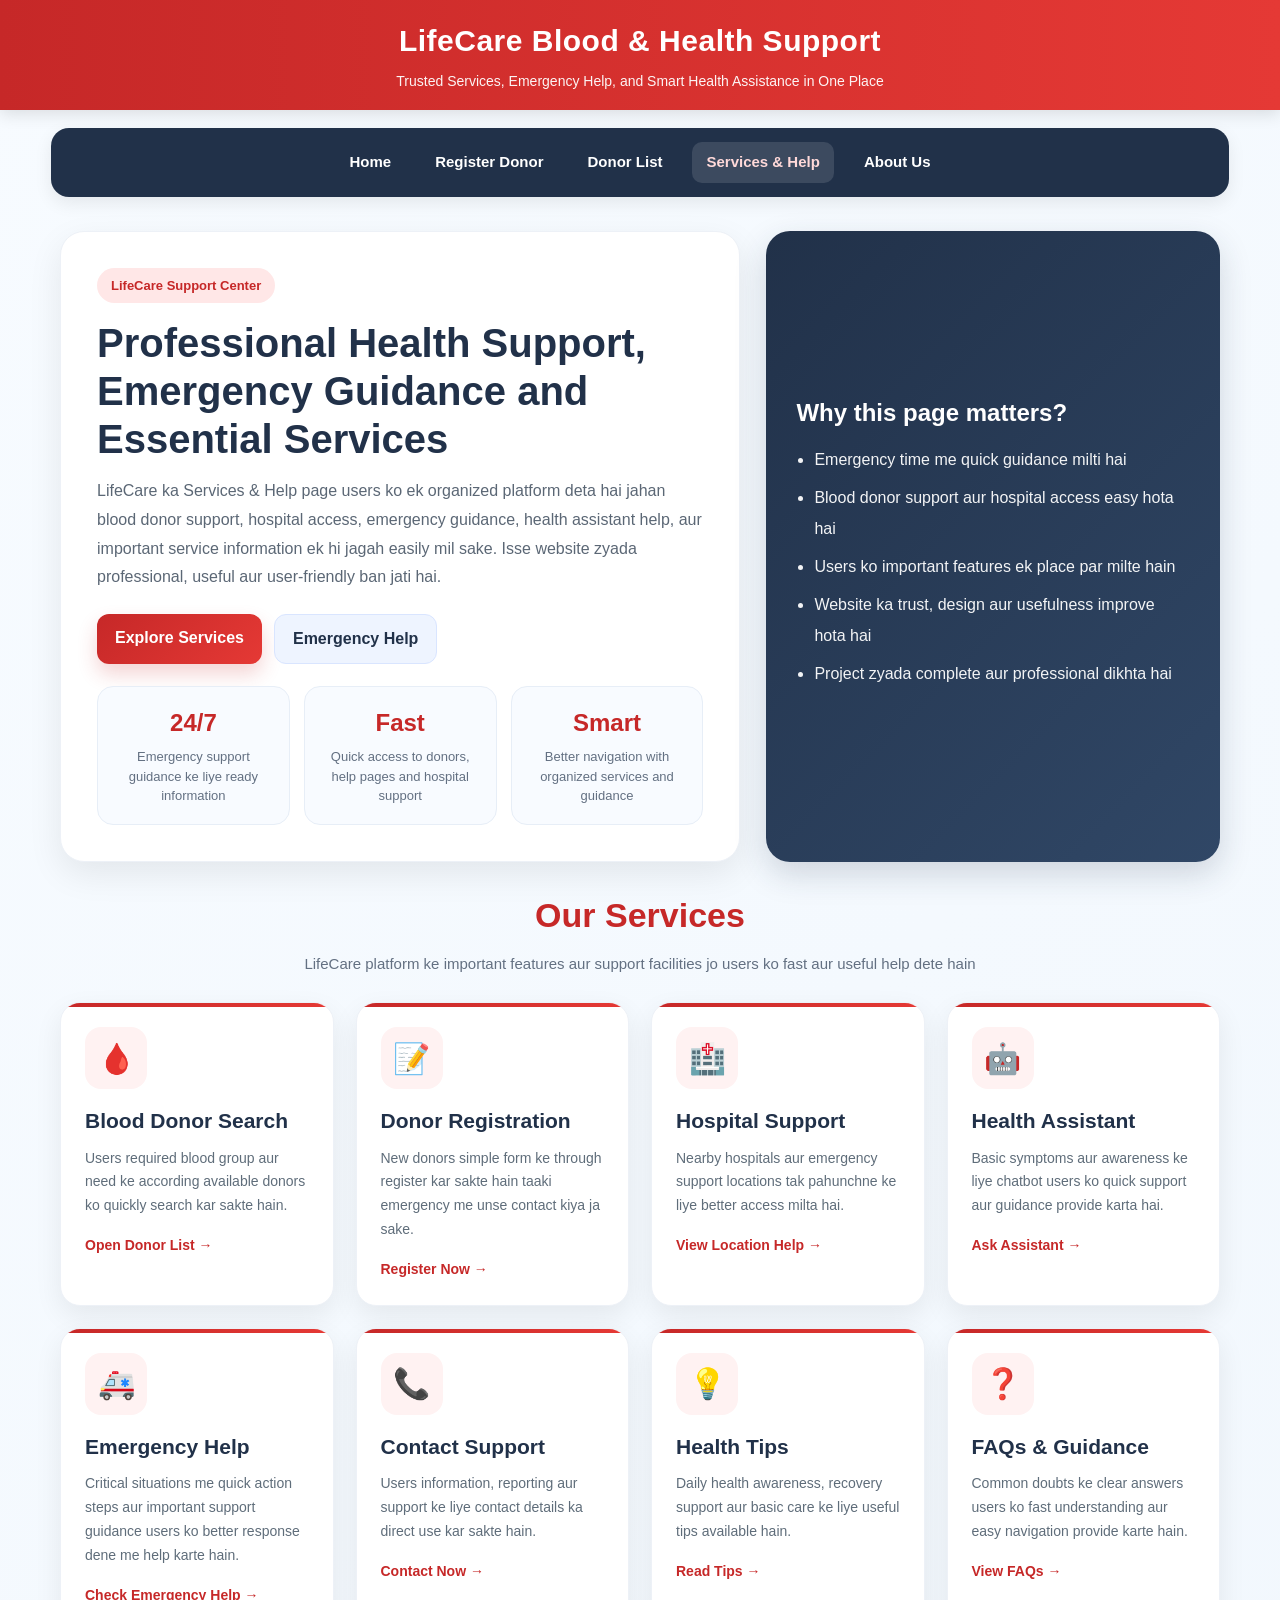
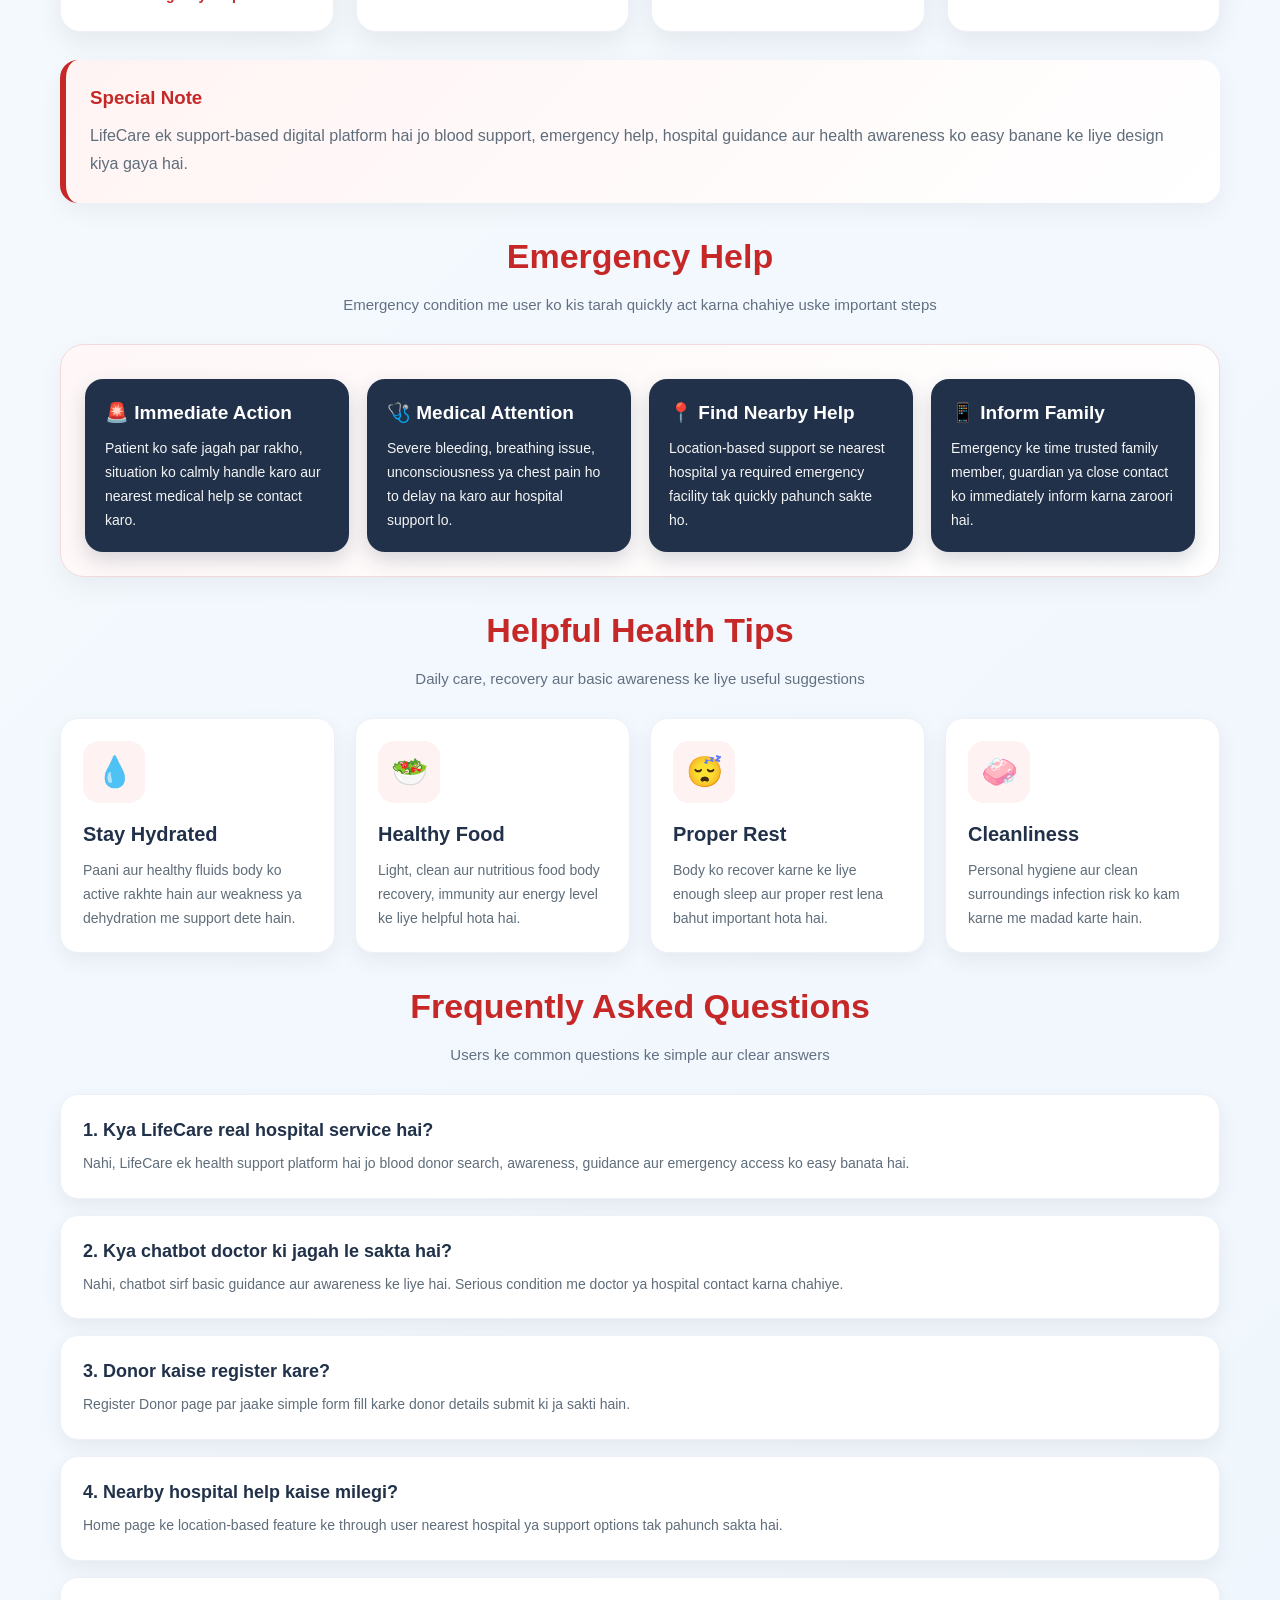
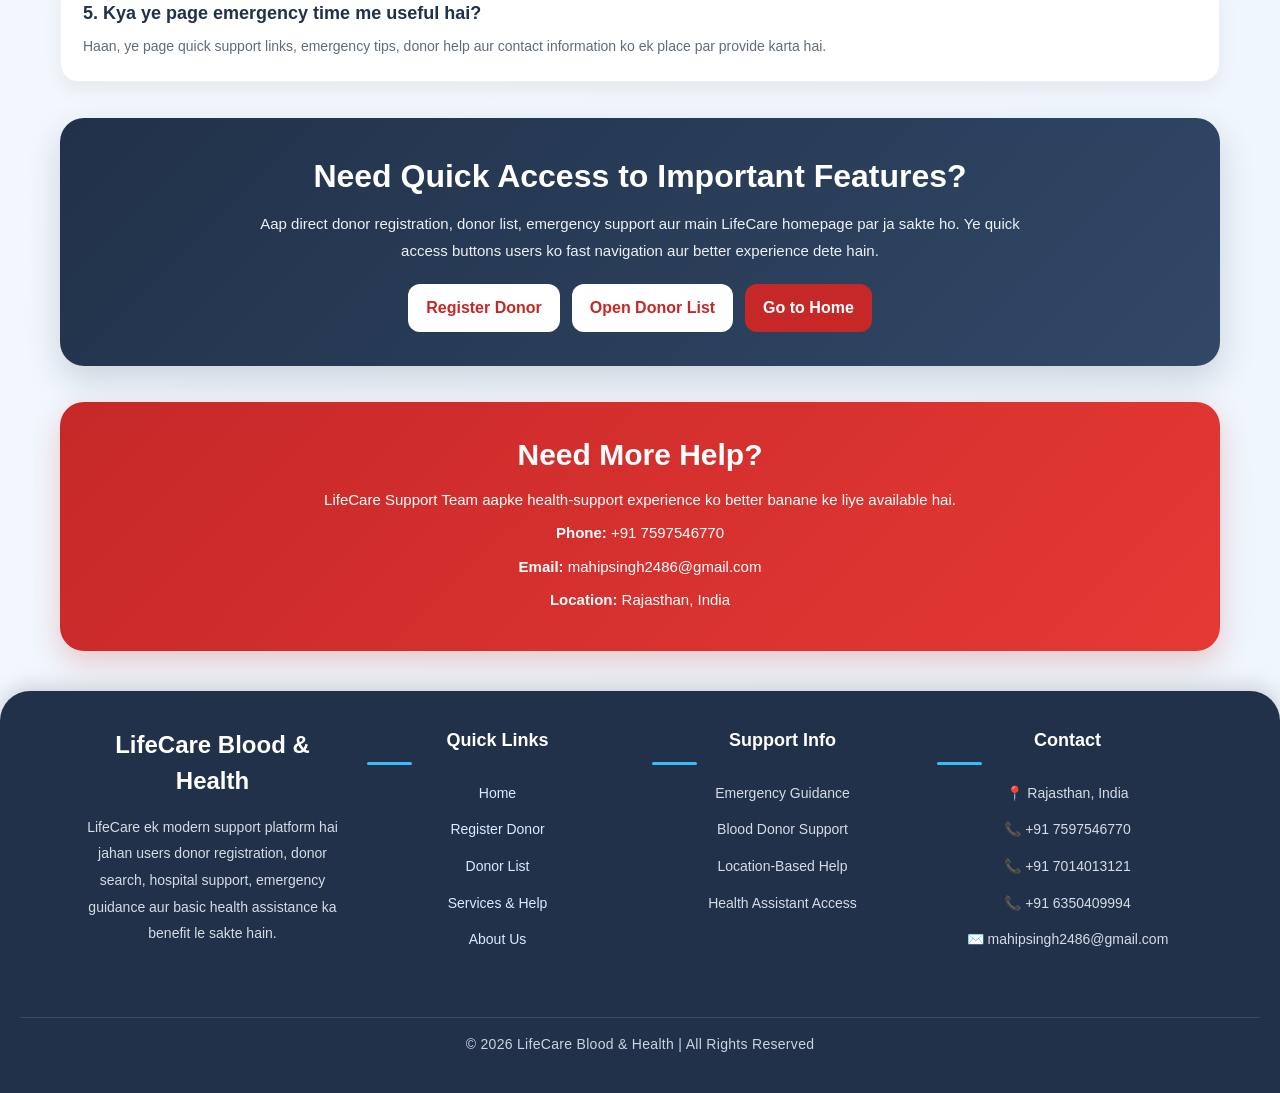
<file: services-help.html>
<!DOCTYPE html>
<html lang="en">
<head>
  <meta charset="UTF-8" />
  <meta name="viewport" content="width=device-width, initial-scale=1.0" />
  <title>Services & Help - LifeCare</title>
  <link rel="stylesheet" href="style.css" />

  <style>
    * {
      box-sizing: border-box;
    }

    html {
      scroll-behavior: smooth;
    }

    body {
      margin: 0;
      font-family: Arial, sans-serif;
      background: linear-gradient(135deg, #f7fbff, #eef5fc);
      color: #1f2d3d;
    }

    .topbar {
      background: linear-gradient(90deg, #c62828, #e53935);
      color: white;
      padding: 18px 20px;
      text-align: center;
      box-shadow: 0 4px 16px rgba(0,0,0,0.12);
    }

    .topbar h1 {
      margin: 0;
      font-size: 30px;
      letter-spacing: 0.5px;
    }

    .topbar p {
      margin: 8px 0 0;
      font-size: 14px;
      opacity: 0.95;
    }

    .navbar {
      background: #213149;
      display: flex;
      justify-content: center;
      flex-wrap: wrap;
      gap: 16px;
      padding: 14px 18px;
      position: sticky;
      top: 0;
      z-index: 1000;
      box-shadow: 0 6px 18px rgba(0,0,0,0.08);
    }

    .navbar a {
      color: #fff;
      text-decoration: none;
      font-weight: bold;
      font-size: 15px;
      transition: 0.3s ease;
      padding: 9px 14px;
      border-radius: 10px;
    }

    .navbar a:hover,
    .navbar a.active {
      background: rgba(255,255,255,0.12);
      color: #ffd9d9;
    }

    .hero {
      max-width: 1200px;
      margin: 34px auto 24px;
      padding: 0 20px;
      display: grid;
      grid-template-columns: 1.2fr 0.8fr;
      gap: 26px;
      align-items: stretch;
    }

    .hero-content {
      background: white;
      border-radius: 24px;
      padding: 36px;
      box-shadow: 0 12px 34px rgba(0,0,0,0.08);
      border: 1px solid #edf1f7;
    }

    .hero-badge {
      display: inline-block;
      background: #ffe7e7;
      color: #c62828;
      padding: 8px 14px;
      border-radius: 999px;
      font-size: 13px;
      font-weight: bold;
      margin-bottom: 16px;
    }

    .hero-content h2 {
      margin: 0 0 14px;
      font-size: 40px;
      color: #213149;
      line-height: 1.2;
    }

    .hero-content p {
      margin: 0 0 22px;
      color: #5b6775;
      font-size: 16px;
      line-height: 1.8;
    }

    .hero-buttons {
      display: flex;
      flex-wrap: wrap;
      gap: 12px;
      margin-bottom: 22px;
    }

    .hero-buttons a {
      text-decoration: none;
      padding: 12px 18px;
      border-radius: 12px;
      font-weight: bold;
      transition: 0.3s ease;
      display: inline-block;
    }

    .btn-primary {
      background: linear-gradient(135deg, #c62828, #e53935);
      color: white;
      box-shadow: 0 10px 20px rgba(198,40,40,0.2);
    }

    .btn-primary:hover {
      transform: translateY(-2px);
    }

    .btn-secondary {
      background: #eef4ff;
      color: #213149;
      border: 1px solid #d9e5ff;
    }

    .btn-secondary:hover {
      background: #dfeaff;
    }

    .hero-stats {
      display: grid;
      grid-template-columns: repeat(3, 1fr);
      gap: 14px;
      margin-top: 10px;
    }

    .stat-box {
      background: #f8fbff;
      border: 1px solid #e7eef7;
      border-radius: 16px;
      padding: 18px 14px;
      text-align: center;
    }

    .stat-box h3 {
      margin: 0 0 6px;
      color: #c62828;
      font-size: 24px;
    }

    .stat-box p {
      margin: 0;
      font-size: 13px;
      color: #637082;
      line-height: 1.5;
    }

    .hero-side {
      background: linear-gradient(135deg, #213149, #304766);
      color: white;
      border-radius: 24px;
      padding: 30px;
      box-shadow: 0 12px 32px rgba(33,49,73,0.18);
      display: flex;
      flex-direction: column;
      justify-content: center;
    }

    .hero-side h3 {
      margin-top: 0;
      font-size: 24px;
      margin-bottom: 14px;
    }

    .hero-side ul {
      padding-left: 18px;
      line-height: 1.9;
      margin: 0;
    }

    .hero-side li {
      margin-bottom: 8px;
      color: rgba(255,255,255,0.94);
    }

    .section {
      max-width: 1200px;
      margin: 28px auto;
      padding: 0 20px;
    }

    .section-title {
      text-align: center;
      margin-bottom: 26px;
    }

    .section-title h2 {
      margin: 0;
      color: #c62828;
      font-size: 34px;
    }

    .section-title p {
      color: #637082;
      margin-top: 10px;
      font-size: 15px;
      line-height: 1.7;
    }

    .service-grid {
      display: grid;
      grid-template-columns: repeat(auto-fit, minmax(250px, 1fr));
      gap: 22px;
    }

    .service-card {
      background: white;
      border-radius: 20px;
      padding: 24px;
      box-shadow: 0 10px 28px rgba(0,0,0,0.07);
      transition: 0.3s ease;
      border: 1px solid #edf1f7;
      position: relative;
      overflow: hidden;
    }

    .service-card::before {
      content: "";
      position: absolute;
      top: 0;
      left: 0;
      width: 100%;
      height: 4px;
      background: linear-gradient(90deg, #c62828, #e53935);
    }

    .service-card:hover {
      transform: translateY(-6px);
      box-shadow: 0 14px 30px rgba(0,0,0,0.12);
    }

    .service-icon {
      width: 62px;
      height: 62px;
      border-radius: 16px;
      display: flex;
      align-items: center;
      justify-content: center;
      background: #fff2f2;
      font-size: 30px;
      margin-bottom: 16px;
    }

    .service-card h3 {
      margin: 0 0 10px;
      color: #213149;
      font-size: 21px;
    }

    .service-card p {
      margin: 0 0 15px;
      color: #5f6d7a;
      line-height: 1.7;
      font-size: 14px;
    }

    .service-card a {
      text-decoration: none;
      color: #c62828;
      font-weight: bold;
      font-size: 14px;
    }

    .highlight-box {
      margin-top: 28px;
      background: linear-gradient(135deg, #fff4f4, #fff);
      border-left: 6px solid #c62828;
      padding: 24px;
      border-radius: 18px;
      box-shadow: 0 8px 24px rgba(0,0,0,0.05);
    }

    .highlight-box h3 {
      margin-top: 0;
      color: #c62828;
      margin-bottom: 10px;
    }

    .highlight-box p {
      margin: 0;
      color: #5f6d7a;
      line-height: 1.8;
    }

    .emergency-wrapper {
      background: linear-gradient(135deg, #fff7f7, #ffffff);
      border: 1px solid #f3dada;
      border-radius: 24px;
      padding: 24px;
      box-shadow: 0 10px 26px rgba(0,0,0,0.05);
    }

    .emergency-grid {
      display: grid;
      grid-template-columns: repeat(auto-fit, minmax(220px, 1fr));
      gap: 18px;
      margin-top: 10px;
    }

    .emergency-card {
      background: #213149;
      color: white;
      border-radius: 18px;
      padding: 20px;
      box-shadow: 0 8px 20px rgba(33,49,73,0.18);
    }

    .emergency-card h4 {
      margin-top: 0;
      margin-bottom: 10px;
      font-size: 19px;
    }

    .emergency-card p {
      margin: 0;
      line-height: 1.7;
      font-size: 14px;
      opacity: 0.95;
    }

    .tips-grid {
      display: grid;
      grid-template-columns: repeat(auto-fit, minmax(240px, 1fr));
      gap: 20px;
    }

    .tip-card {
      background: white;
      border-radius: 18px;
      padding: 22px;
      border: 1px solid #edf1f7;
      box-shadow: 0 8px 22px rgba(0,0,0,0.06);
    }

    .tip-card h3 {
      margin: 12px 0 10px;
      color: #213149;
      font-size: 20px;
    }

    .tip-card p {
      margin: 0;
      color: #5f6d7a;
      line-height: 1.7;
      font-size: 14px;
    }

    .faq-container {
      display: grid;
      gap: 16px;
    }

    .faq-item {
      background: white;
      border-radius: 18px;
      padding: 22px;
      box-shadow: 0 8px 20px rgba(0,0,0,0.06);
      border: 1px solid #edf1f7;
    }

    .faq-item h4 {
      margin: 0 0 8px;
      color: #213149;
      font-size: 18px;
    }

    .faq-item p {
      margin: 0;
      color: #5f6d7a;
      line-height: 1.7;
      font-size: 14px;
    }

    .cta-section {
      max-width: 1200px;
      margin: 36px auto;
      padding: 0 20px;
    }

    .cta-card {
      background: linear-gradient(135deg, #213149, #314867);
      color: white;
      border-radius: 24px;
      padding: 34px 28px;
      text-align: center;
      box-shadow: 0 14px 34px rgba(33,49,73,0.18);
    }

    .cta-card h2 {
      margin-top: 0;
      font-size: 32px;
      margin-bottom: 10px;
    }

    .cta-card p {
      margin: 0 auto 20px;
      max-width: 760px;
      font-size: 15px;
      line-height: 1.8;
      color: rgba(255,255,255,0.92);
    }

    .cta-buttons {
      display: flex;
      justify-content: center;
      flex-wrap: wrap;
      gap: 12px;
    }

    .cta-buttons a {
      text-decoration: none;
      padding: 12px 18px;
      border-radius: 12px;
      font-weight: bold;
      transition: 0.3s ease;
    }

    .cta-light {
      background: white;
      color: #c62828;
    }

    .cta-light:hover {
      transform: translateY(-2px);
    }

    .cta-red {
      background: #c62828;
      color: white;
    }

    .cta-red:hover {
      transform: translateY(-2px);
    }

    .contact-strip {
      max-width: 1200px;
      margin: 35px auto;
      padding: 0 20px;
    }

    .contact-card {
      background: linear-gradient(135deg, #c62828, #e53935);
      color: white;
      border-radius: 24px;
      padding: 30px;
      text-align: center;
      box-shadow: 0 12px 30px rgba(198,40,40,0.22);
    }

    .contact-card h2 {
      margin-top: 0;
      font-size: 30px;
      margin-bottom: 10px;
    }

    .contact-card p {
      margin: 8px 0;
      font-size: 15px;
      line-height: 1.7;
    }

    .footer {
      background: #213149;
      color: white;
      margin-top: 40px;
      padding: 36px 20px 20px;
    }

    .footer-container {
      max-width: 1200px;
      margin: auto;
      display: grid;
      grid-template-columns: repeat(auto-fit, minmax(220px, 1fr));
      gap: 24px;
    }

    .footer-box h2,
    .footer-box h3 {
      margin-top: 0;
      color: #fff;
    }

    .footer-box p,
    .footer-box li,
    .footer-box a {
      color: #d6dce5;
      font-size: 14px;
      line-height: 1.9;
      text-decoration: none;
    }

    .footer-box ul {
      list-style: none;
      padding: 0;
      margin: 0;
    }

    .footer-box a:hover {
      color: #ffb7b7;
    }

    .footer-bottom {
      text-align: center;
      border-top: 1px solid rgba(255,255,255,0.12);
      margin-top: 24px;
      padding-top: 16px;
      font-size: 14px;
      color: #d6dce5;
    }

    @media (max-width: 900px) {
      .hero {
        grid-template-columns: 1fr;
      }

      .hero-content h2 {
        font-size: 31px;
      }

      .hero-stats {
        grid-template-columns: 1fr;
      }
    }

    @media (max-width: 600px) {
      .topbar h1 {
        font-size: 24px;
      }

      .hero-content,
      .hero-side,
      .service-card,
      .faq-item,
      .contact-card,
      .cta-card {
        padding: 20px;
      }

      .hero-content h2 {
        font-size: 26px;
      }

      .section-title h2 {
        font-size: 28px;
      }

      .cta-card h2 {
        font-size: 26px;
      }
    }
  </style>
</head>
<body>

  <header class="topbar">
    <h1>LifeCare Blood & Health Support</h1>
    <p>Trusted Services, Emergency Help, and Smart Health Assistance in One Place</p>
  </header>

  <nav class="navbar">
    <a href="home.html">Home</a>
    <a href="register.html">Register Donor</a>
    <a href="donor.html">Donor List</a>
    <a href="services-help.html" class="active">Services & Help</a>
    <a href="about.html">About Us</a>
  </nav>

  <section class="hero">
    <div class="hero-content">
      <span class="hero-badge">LifeCare Support Center</span>
      <h2>Professional Health Support, Emergency Guidance and Essential Services</h2>
      <p>
        LifeCare ka Services & Help page users ko ek organized platform deta hai jahan blood donor support,
        hospital access, emergency guidance, health assistant help, aur important service information ek hi
        jagah easily mil sake. Isse website zyada professional, useful aur user-friendly ban jati hai.
      </p>

      <div class="hero-buttons">
        <a href="#services" class="btn-primary">Explore Services</a>
        <a href="#emergency" class="btn-secondary">Emergency Help</a>
      </div>

      <div class="hero-stats">
        <div class="stat-box">
          <h3>24/7</h3>
          <p>Emergency support guidance ke liye ready information</p>
        </div>
        <div class="stat-box">
          <h3>Fast</h3>
          <p>Quick access to donors, help pages and hospital support</p>
        </div>
        <div class="stat-box">
          <h3>Smart</h3>
          <p>Better navigation with organized services and guidance</p>
        </div>
      </div>
    </div>

    <div class="hero-side">
      <h3>Why this page matters?</h3>
      <ul>
        <li>Emergency time me quick guidance milti hai</li>
        <li>Blood donor support aur hospital access easy hota hai</li>
        <li>Users ko important features ek place par milte hain</li>
        <li>Website ka trust, design aur usefulness improve hota hai</li>
        <li>Project zyada complete aur professional dikhta hai</li>
      </ul>
    </div>
  </section>

  <section class="section" id="services">
    <div class="section-title">
      <h2>Our Services</h2>
      <p>LifeCare platform ke important features aur support facilities jo users ko fast aur useful help dete hain</p>
    </div>

    <div class="service-grid">
      <div class="service-card">
        <div class="service-icon">🩸</div>
        <h3>Blood Donor Search</h3>
        <p>Users required blood group aur need ke according available donors ko quickly search kar sakte hain.</p>
        <a href="donor.html">Open Donor List →</a>
      </div>

      <div class="service-card">
        <div class="service-icon">📝</div>
        <h3>Donor Registration</h3>
        <p>New donors simple form ke through register kar sakte hain taaki emergency me unse contact kiya ja sake.</p>
        <a href="register.html">Register Now →</a>
      </div>

      <div class="service-card">
        <div class="service-icon">🏥</div>
        <h3>Hospital Support</h3>
        <p>Nearby hospitals aur emergency support locations tak pahunchne ke liye better access milta hai.</p>
        <a href="home.html#location">View Location Help →</a>
      </div>

      <div class="service-card">
        <div class="service-icon">🤖</div>
        <h3>Health Assistant</h3>
        <p>Basic symptoms aur awareness ke liye chatbot users ko quick support aur guidance provide karta hai.</p>
        <a href="home.html#chat">Ask Assistant →</a>
      </div>

      <div class="service-card">
        <div class="service-icon">🚑</div>
        <h3>Emergency Help</h3>
        <p>Critical situations me quick action steps aur important support guidance users ko better response dene me help karte hain.</p>
        <a href="#emergency">Check Emergency Help →</a>
      </div>

      <div class="service-card">
        <div class="service-icon">📞</div>
        <h3>Contact Support</h3>
        <p>Users information, reporting aur support ke liye contact details ka direct use kar sakte hain.</p>
        <a href="#contact">Contact Now →</a>
      </div>

      <div class="service-card">
        <div class="service-icon">💡</div>
        <h3>Health Tips</h3>
        <p>Daily health awareness, recovery support aur basic care ke liye useful tips available hain.</p>
        <a href="#tips">Read Tips →</a>
      </div>

      <div class="service-card">
        <div class="service-icon">❓</div>
        <h3>FAQs & Guidance</h3>
        <p>Common doubts ke clear answers users ko fast understanding aur easy navigation provide karte hain.</p>
        <a href="#faq">View FAQs →</a>
      </div>
    </div>

    <div class="highlight-box">
      <h3>Special Note</h3>
      <p>
        LifeCare ek support-based digital platform hai jo blood support, emergency help, hospital guidance aur health awareness ko easy banane ke liye design kiya gaya hai.
      </p>
    </div>
  </section>

  <section class="section" id="emergency">
    <div class="section-title">
      <h2>Emergency Help</h2>
      <p>Emergency condition me user ko kis tarah quickly act karna chahiye uske important steps</p>
    </div>

    <div class="emergency-wrapper">
      <div class="emergency-grid">
        <div class="emergency-card">
          <h4>🚨 Immediate Action</h4>
          <p>Patient ko safe jagah par rakho, situation ko calmly handle karo aur nearest medical help se contact karo.</p>
        </div>

        <div class="emergency-card">
          <h4>🩺 Medical Attention</h4>
          <p>Severe bleeding, breathing issue, unconsciousness ya chest pain ho to delay na karo aur hospital support lo.</p>
        </div>

        <div class="emergency-card">
          <h4>📍 Find Nearby Help</h4>
          <p>Location-based support se nearest hospital ya required emergency facility tak quickly pahunch sakte ho.</p>
        </div>

        <div class="emergency-card">
          <h4>📱 Inform Family</h4>
          <p>Emergency ke time trusted family member, guardian ya close contact ko immediately inform karna zaroori hai.</p>
        </div>
      </div>
    </div>
  </section>

  <section class="section" id="tips">
    <div class="section-title">
      <h2>Helpful Health Tips</h2>
      <p>Daily care, recovery aur basic awareness ke liye useful suggestions</p>
    </div>

    <div class="tips-grid">
      <div class="tip-card">
        <div class="service-icon">💧</div>
        <h3>Stay Hydrated</h3>
        <p>Paani aur healthy fluids body ko active rakhte hain aur weakness ya dehydration me support dete hain.</p>
      </div>

      <div class="tip-card">
        <div class="service-icon">🥗</div>
        <h3>Healthy Food</h3>
        <p>Light, clean aur nutritious food body recovery, immunity aur energy level ke liye helpful hota hai.</p>
      </div>

      <div class="tip-card">
        <div class="service-icon">😴</div>
        <h3>Proper Rest</h3>
        <p>Body ko recover karne ke liye enough sleep aur proper rest lena bahut important hota hai.</p>
      </div>

      <div class="tip-card">
        <div class="service-icon">🧼</div>
        <h3>Cleanliness</h3>
        <p>Personal hygiene aur clean surroundings infection risk ko kam karne me madad karte hain.</p>
      </div>
    </div>
  </section>

  <section class="section" id="faq">
    <div class="section-title">
      <h2>Frequently Asked Questions</h2>
      <p>Users ke common questions ke simple aur clear answers</p>
    </div>

    <div class="faq-container">
      <div class="faq-item">
        <h4>1. Kya LifeCare real hospital service hai?</h4>
        <p>Nahi, LifeCare ek health support platform hai jo blood donor search, awareness, guidance aur emergency access ko easy banata hai.</p>
      </div>

      <div class="faq-item">
        <h4>2. Kya chatbot doctor ki jagah le sakta hai?</h4>
        <p>Nahi, chatbot sirf basic guidance aur awareness ke liye hai. Serious condition me doctor ya hospital contact karna chahiye.</p>
      </div>

      <div class="faq-item">
        <h4>3. Donor kaise register kare?</h4>
        <p>Register Donor page par jaake simple form fill karke donor details submit ki ja sakti hain.</p>
      </div>

      <div class="faq-item">
        <h4>4. Nearby hospital help kaise milegi?</h4>
        <p>Home page ke location-based feature ke through user nearest hospital ya support options tak pahunch sakta hai.</p>
      </div>

      <div class="faq-item">
        <h4>5. Kya ye page emergency time me useful hai?</h4>
        <p>Haan, ye page quick support links, emergency tips, donor help aur contact information ko ek place par provide karta hai.</p>
      </div>
    </div>
  </section>

  <section class="cta-section">
    <div class="cta-card">
      <h2>Need Quick Access to Important Features?</h2>
      <p>
        Aap direct donor registration, donor list, emergency support aur main LifeCare homepage par ja sakte ho.
        Ye quick access buttons users ko fast navigation aur better experience dete hain.
      </p>
      <div class="cta-buttons">
        <a href="register.html" class="cta-light">Register Donor</a>
        <a href="donor.html" class="cta-light">Open Donor List</a>
        <a href="home.html" class="cta-red">Go to Home</a>
      </div>
    </div>
  </section>

  <section class="contact-strip" id="contact">
    <div class="contact-card">
      <h2>Need More Help?</h2>
      <p>LifeCare Support Team aapke health-support experience ko better banane ke liye available hai.</p>
      <p><strong>Phone:</strong> +91 7597546770</p>
      <p><strong>Email:</strong> mahipsingh2486@gmail.com</p>
      <p><strong>Location:</strong> Rajasthan, India</p>
    </div>
  </section>

  <footer class="footer">
    <div class="footer-container">
      <div class="footer-box">
        <h2>LifeCare Blood & Health</h2>
        <p>
          LifeCare ek modern support platform hai jahan users donor registration, donor search,
          hospital support, emergency guidance aur basic health assistance ka benefit le sakte hain.
        </p>
      </div>

      <div class="footer-box">
        <h3>Quick Links</h3>
        <ul>
          <li><a href="home.html">Home</a></li>
          <li><a href="register.html">Register Donor</a></li>
          <li><a href="donor.html">Donor List</a></li>
          <li><a href="services-help.html">Services & Help</a></li>
          <li><a href="about.html">About Us</a></li>
        </ul>
      </div>

      <div class="footer-box">
        <h3>Support Info</h3>
        <p>Emergency Guidance</p>
        <p>Blood Donor Support</p>
        <p>Location-Based Help</p>
        <p>Health Assistant Access</p>
      </div>

      <div class="footer-box">
        <h3>Contact</h3>
        <p>📍 Rajasthan, India</p>
        <p>📞 +91 7597546770</p>
        <p>📞 +91 7014013121</p> 
        <p>📞 +91 6350409994</p>
        <p>✉️ mahipsingh2486@gmail.com</p>
      </div>
    </div>

    <div class="footer-bottom">
      <p>© 2026 LifeCare Blood & Health | All Rights Reserved</p>
    </div>
  </footer>

</body>
</html>
</file>
<file: style.css>
/* =========================
   RESET
========================= */
* {
  margin: 0;
  padding: 0;
  box-sizing: border-box;
  font-family: "Segoe UI", Arial, sans-serif;
}

html {
  scroll-behavior: smooth;
}

body {
  background: linear-gradient(to right, #f7fbff, #eef6ff);
  color: #222;
  line-height: 1.5;
}

/* =========================
   LOGIN PAGE
========================= */
.login-page {
  min-height: 100vh;
  display: flex;
  justify-content: center;
  align-items: center;
  background: linear-gradient(135deg, #1976d2, #42a5f5, #90caf9);
  padding: 20px;
}

.box {
  background: #fff;
  width: 100%;
  max-width: 360px;
  padding: 32px 28px;
  border-radius: 18px;
  text-align: center;
  box-shadow: 0 15px 40px rgba(0, 0, 0, 0.18);
}

.box h2 {
  color: #c62828;
  margin-bottom: 10px;
  font-size: 28px;
}

.box p {
  color: #666;
  margin-bottom: 20px;
  font-size: 14px;
}

.box input {
  margin-bottom: 14px;
}

.box button {
  width: 100%;
  margin-top: 8px;
}

/* =========================
   HEADER
========================= */
.header {
  display: flex;
  justify-content: space-between;
  align-items: center;
  padding: 16px 30px;
  background: linear-gradient(135deg, #1565c0, #29b6f6);
  color: #fff;
  box-shadow: 0 8px 24px rgba(0, 0, 0, 0.15);
  border-radius: 0 0 24px 24px;
  position: sticky;
  top: 0;
  z-index: 100;
}

.header-left {
  display: flex;
  align-items: center;
  gap: 14px;
}

.header-left .logo {
  width: 52px;
  height: 52px;
  object-fit: contain;
}

.header-left h1 {
  font-size: 25px;
  font-weight: 700;
  letter-spacing: 0.4px;
}

.header-right {
  display: flex;
  align-items: center;
  gap: 12px;
  position: relative;
}


.brand-text{
  display:flex;
  flex-direction:column;
  justify-content:center;
}

.brand-text h1{
  margin:0;
  font-size:24px;
  font-weight:700;
  line-height:1.2;
  color:#ffffff;
}

.tagline{
  margin-top:4px;
  font-size:13px;
  font-weight:500;
  color:#d9f3ff;
  letter-spacing:0.3px;
  line-height:1.4;
  opacity:0.95;
}


.profile {
  width: 42px;
  height: 42px;
  border-radius: 50%;
  background: #fff;
  color: #1565c0;
  display: flex;
  justify-content: center;
  align-items: center;
  cursor: pointer;
  font-weight: 700;
  font-size: 18px;
  box-shadow: 0 4px 10px rgba(0, 0, 0, 0.18);
  transition: 0.3s;
}

.profile:hover {
  transform: scale(1.05);
}

.logout-btn {
  background: #e53935;
  color: #fff;
  border: none;
  padding: 10px 14px;
  border-radius: 8px;
  cursor: pointer;
  font-weight: 600;
  transition: 0.3s;
}

.logout-btn:hover {
  background: #c62828;
}

.profile-box {
  position: absolute;
  top: 58px;
  right: 0;
  width: 220px;
  background: #fff;
  color: #333;
  padding: 15px;
  border-radius: 14px;
  display: none;
  box-shadow: 0 10px 28px rgba(0, 0, 0, 0.16);
  z-index: 999;
}

.profile-box p {
  font-size: 14px;
  margin-bottom: 6px;
  color: #444;
}

/* =========================
   NAVBAR
========================= */
.navbar {
  width: 92%;
  max-width: 1200px;
  margin: 18px auto 24px;
  background: #fff;
  border-radius: 18px;
  box-shadow: 0 8px 22px rgba(0, 0, 0, 0.08);
  overflow: hidden;
}

.navbar ul {
  list-style: none;
  display: flex;
  justify-content: center;
  align-items: center;
  flex-wrap: wrap;
  padding: 10px 12px;
  gap: 10px;
}

.navbar ul li a {
  display: inline-block;
  text-decoration: none;
  color: #333;
  font-weight: 600;
  padding: 11px 18px;
  border-radius: 10px;
  transition: 0.3s;
}

.navbar ul li a:hover,
.navbar ul li a.active {
  background: linear-gradient(135deg, #1565c0, #29b6f6);
  color: #fff;
  box-shadow: 0 5px 12px rgba(21, 101, 192, 0.22);
}

/* =========================
   MAIN CONTAINER
========================= */
.container {
  width: 92%;
  max-width: 1150px;
  margin: 30px auto;
}

/* =========================
   CARD
========================= */
.card {
  background: #fff;
  padding: 24px;
  margin-bottom: 24px;
  border-radius: 18px;
  box-shadow: 0 10px 24px rgba(0, 0, 0, 0.08);
  transition: 0.3s;
}

.card:hover {
  transform: translateY(-4px);
  box-shadow: 0 14px 28px rgba(0, 0, 0, 0.11);
}

.card h2,
.card h3 {
  color: #c62828;
  margin-bottom: 12px;
}

.card p {
  color: #555;
}

/* =========================
   FORM ELEMENTS
========================= */
input,
select,
textarea {
  width: 100%;
  padding: 13px 14px;
  margin: 8px 0 14px;
  border: 1px solid #cfd8dc;
  border-radius: 10px;
  outline: none;
  background: #fff;
  font-size: 15px;
  transition: 0.3s;
}

textarea {
  resize: vertical;
  min-height: 100px;
}

input:focus,
select:focus,
textarea:focus {
  border-color: #29b6f6;
  box-shadow: 0 0 0 4px rgba(41, 182, 246, 0.12);
}

/* =========================
   BUTTONS
========================= */
button,
.btn {
  display: inline-block;
  background: linear-gradient(135deg, #c62828, #e53935);
  color: #fff;
  padding: 11px 18px;
  border: none;
  border-radius: 10px;
  cursor: pointer;
  text-decoration: none;
  font-weight: 600;
  transition: 0.3s;
}

button:hover,
.btn:hover {
  transform: translateY(-1px);
  background: linear-gradient(135deg, #b71c1c, #d32f2f);
}

.btn.secondary {
  background: #546e7a;
}

.btn.secondary:hover {
  background: #37474f;
}

/* =========================
   TABLE
========================= */
.table-wrapper {
  width: 100%;
  overflow-x: auto;
  border-radius: 14px;
}

table {
  width: 100%;
  border-collapse: collapse;
  background: #fff;
  overflow: hidden;
}

th,
td {
  border: 1px solid #e5e7eb;
  padding: 12px 14px;
  text-align: center;
  font-size: 15px;
}

th {
  background: linear-gradient(135deg, #c62828, #e53935);
  color: #fff;
}

tr:nth-child(even) {
  background: #f9fcff;
}

tr:hover td {
  background: #f1f9ff;
}

/* =========================
   MAP / LOCATION
========================= */
.location-section {
  padding: 20px 0 10px;
}

.location-container {
  display: grid;
  grid-template-columns: 1fr 1.2fr;
  gap: 24px;
  align-items: stretch;
}

.location-left,
.location-right {
  background: #fff;
  border-radius: 20px;
  padding: 28px;
  box-shadow: 0 10px 28px rgba(0, 0, 0, 0.08);
}

.section-tag {
  display: inline-block;
  background: #ffe5e5;
  color: #c62828;
  padding: 8px 14px;
  border-radius: 999px;
  font-size: 13px;
  font-weight: 700;
  margin-bottom: 14px;
}

.location-left h2 {
  font-size: 32px;
  color: #1f1f1f;
  margin-bottom: 14px;
}

.location-left p {
  color: #666;
  font-size: 16px;
  line-height: 1.7;
  margin-bottom: 20px;
}

.location-actions {
  margin-bottom: 20px;
}

.location-btn {
  background: linear-gradient(135deg, #1565c0, #29b6f6);
  box-shadow: 0 10px 18px rgba(21, 101, 192, 0.22);
}

.location-btn:hover {
  background: linear-gradient(135deg, #0d47a1, #1e88e5);
}

.location-info-box {
  background: #f8fbff;
  border: 1px solid #d8eafd;
  border-radius: 14px;
  padding: 18px;
}

.location-info-box h3 {
  color: #222;
  margin-bottom: 8px;
}

#locationStatus {
  color: #555;
  font-size: 15px;
  line-height: 1.6;
}

.map-card {
  width: 100%;
  height: 100%;
}

.map-top {
  display: flex;
  justify-content: space-between;
  align-items: center;
  margin-bottom: 14px;
  gap: 10px;
}

.map-top h3 {
  font-size: 22px;
  color: #222;
}

.map-badge {
  background: #e8f5e9;
  color: #1b5e20;
  padding: 6px 12px;
  border-radius: 999px;
  font-size: 13px;
  font-weight: 700;
}

#map {
  width: 100%;
  height: 380px;
  border-radius: 16px;
  overflow: hidden;
  border: 1px solid #dfe7ef;
  background: #eef3f8;
}

/* =========================
   CHATBOT
========================= */
.chat-container {
  max-width: 460px;
  margin: auto;
}

.chat-box {
  height: 350px;
  overflow-y: auto;
  background: linear-gradient(to bottom, #f7fbff, #edf5fb);
  padding: 14px;
  border-radius: 16px;
  border: 1px solid #e0e8ef;
}

.message {
  display: flex;
  align-items: flex-end;
  margin: 12px 0;
  gap: 10px;
}

.message img {
  width: 36px;
  height: 36px;
  border-radius: 50%;
  object-fit: cover;
}

.message span {
  background: #fff;
  padding: 10px 14px;
  border-radius: 14px;
  box-shadow: 0 4px 12px rgba(0, 0, 0, 0.08);
  max-width: 75%;
  font-size: 14px;
  color: #333;
  line-height: 1.5;
}

.user {
  justify-content: flex-end;
}

.user img {
  display: none;
}

.user span {
  background: linear-gradient(135deg, #c62828, #e53935);
  color: #fff;
}

.chat-input {
  display: flex;
  gap: 8px;
  margin-top: 12px;
  align-items: center;
}

.chat-input input {
  flex: 1;
  margin: 0;
}

.chat-input button {
  padding: 12px 14px;
  min-width: 48px;
}

.chat-input button:last-child {
  background: linear-gradient(135deg, #263238, #455a64);
}

.chat-input button:last-child:hover {
  background: linear-gradient(135deg, #1b2429, #37474f);
}

.typing {
  font-style: italic;
  color: #666;
}

.warning {
  color: #d32f2f;
  margin-top: 10px;
  font-size: 14px;
}

/* =========================
   DONOR CARDS
========================= */
.donor-grid {
  display: grid;
  grid-template-columns: repeat(auto-fit, minmax(280px, 1fr));
  gap: 20px;
}

.donor-card {
  background: #fff;
  border-radius: 18px;
  padding: 22px;
  box-shadow: 0 10px 22px rgba(0, 0, 0, 0.08);
  border-top: 5px solid #c62828;
  transition: 0.3s;
}

.donor-card:hover {
  transform: translateY(-4px);
  box-shadow: 0 14px 28px rgba(0, 0, 0, 0.11);
}

.donor-top {
  display: flex;
  justify-content: space-between;
  align-items: center;
  gap: 10px;
  margin-bottom: 14px;
}

.donor-name {
  font-size: 22px;
  font-weight: 700;
  color: #222;
}

.blood-badge {
  background: linear-gradient(135deg, #c62828, #e53935);
  color: #fff;
  padding: 7px 12px;
  border-radius: 999px;
  font-size: 14px;
  font-weight: 700;
  white-space: nowrap;
}

.donor-info p {
  margin: 8px 0;
  color: #444;
}

.actions {
  display: flex;
  gap: 10px;
  flex-wrap: wrap;
  margin-top: 18px;
}

.action-btn {
  flex: 1;
  min-width: 120px;
  text-align: center;
  text-decoration: none;
  color: #fff;
  padding: 11px 14px;
  border-radius: 10px;
  font-weight: 600;
  transition: 0.3s;
}

.call-btn {
  background: linear-gradient(135deg, #1565c0, #1e88e5);
}

.call-btn:hover {
  background: linear-gradient(135deg, #0d47a1, #1976d2);
}

.wa-btn {
  background: linear-gradient(135deg, #1faa59, #25d366);
}

.wa-btn:hover {
  background: linear-gradient(135deg, #168b46, #20bd5a);
}

.empty {
  background: #fff;
  padding: 30px;
  border-radius: 16px;
  text-align: center;
  color: #666;
  box-shadow: 0 8px 20px rgba(0, 0, 0, 0.08);
}

/* =========================
   FOOTER
========================= */
footer {
  text-align: center;
  padding: 22px 16px;
  margin-top: 30px;
  color: #666;
  font-size: 14px;
}

/* =========================
   SCROLLBAR
========================= */
.chat-box::-webkit-scrollbar,
.table-wrapper::-webkit-scrollbar {
  width: 6px;
  height: 6px;
}

.chat-box::-webkit-scrollbar-thumb,
.table-wrapper::-webkit-scrollbar-thumb {
  background: #c5d1db;
  border-radius: 10px;
}

/* =========================
   MOBILE RESPONSIVE
========================= */
@media (max-width: 992px) {
  .location-container {
    grid-template-columns: 1fr;
  }

  .location-left h2 {
    font-size: 28px;
  }

  #map {
    height: 320px;
  }
}

@media (max-width: 768px) {
  .header {
    flex-direction: column;
    gap: 12px;
    padding: 16px 18px;
    text-align: center;
  }

  .header-left {
    flex-direction: column;
    gap: 8px;
  }

  .header-left h1 {
    font-size: 22px;
  }

  .header-right {
    justify-content: center;
    width: 100%;
  }

  .navbar {
    width: 95%;
  }

  .navbar ul {
    flex-direction: column;
    padding: 12px;
  }

  .navbar ul li,
  .navbar ul li a {
    width: 100%;
    text-align: center;
  }

  .container {
    width: 95%;
    margin: 20px auto;
  }

  .card {
    padding: 18px;
  }

  .profile-box {
    right: 50%;
    transform: translateX(50%);
    top: 62px;
  }

  .chat-box {
    height: 280px;
  }

  .message span {
    max-width: 85%;
  }
}

@media (max-width: 600px) {
  .box {
    padding: 24px 20px;
  }

  .location-left,
  .location-right {
    padding: 20px;
  }

  .location-left h2 {
    font-size: 24px;
  }

  .location-btn,
  button,
  .btn {
    width: 100%;
  }

  .chat-input {
    flex-wrap: wrap;
  }

  .chat-input button {
    flex: 1;
  }

  #map {
    height: 260px;
  }

  th,
  td {
    font-size: 13px;
    padding: 10px;
  }

  .donor-top {
    flex-direction: column;
    align-items: flex-start;
  }

  .actions {
    flex-direction: column;
  }

  .action-btn {
    width: 100%;
  }
}

/* ===== FOOTER ===== */
.footer{
  background: linear-gradient(135deg, #0f172a, #1e293b);
  color: #fff;
  margin-top: 50px;
  padding-top: 45px;
  border-top-left-radius: 30px;
  border-top-right-radius: 30px;
  box-shadow: 0 -5px 20px rgba(0,0,0,0.15);
}

.footer-container{
  width: 90%;
  max-width: 1200px;
  margin: auto;
  display: grid;
  grid-template-columns: repeat(auto-fit, minmax(220px, 1fr));
  gap: 30px;
  padding-bottom: 30px;
}

.footer-box h2,
.footer-box h3{
  margin-bottom: 15px;
  color: #ffffff;
}

.footer-box h2{
  font-size: 24px;
}

.footer-box h3{
  font-size: 18px;
  position: relative;
}

.footer-box h3::after{
  content: "";
  display: block;
  width: 45px;
  height: 3px;
  background: #38bdf8;
  margin-top: 8px;
  border-radius: 10px;
}

.footer-box p{
  color: #dbeafe;
  line-height: 1.7;
  font-size: 15px;
  margin-bottom: 10px;
}

.footer-box ul{
  list-style: none;
  padding: 0;
}

.footer-box ul li{
  margin-bottom: 10px;
}

.footer-box ul li a{
  color: #dbeafe;
  text-decoration: none;
  transition: 0.3s;
}

.footer-box ul li a:hover{
  color: #38bdf8;
  padding-left: 6px;
}

.social-links{
  display: flex;
  gap: 12px;
  margin-top: 10px;
}

.social-links a{
  width: 42px;
  height: 42px;
  border-radius: 50%;
  background: rgba(255,255,255,0.12);
  display: flex;
  align-items: center;
  justify-content: center;
  text-decoration: none;
  color: white;
  font-size: 18px;
  transition: 0.3s;
}

.social-links a:hover{
  background: #38bdf8;
  transform: translateY(-4px);
}

.footer-bottom{
  border-top: 1px solid rgba(255,255,255,0.12);
  text-align: center;
  padding: 18px 10px;
  margin-top: 10px;
}

.footer-bottom p{
  color: #cbd5e1;
  font-size: 14px;
  letter-spacing: 0.3px;
}

/* ===== FOOTER MOBILE ===== */
@media (max-width: 600px){
  .footer{
    border-top-left-radius: 20px;
    border-top-right-radius: 20px;
    padding-top: 35px;
  }

  .footer-container{
    gap: 22px;
  }

  .footer-box h2{
    font-size: 21px;
  }

  .footer-box h3{
    font-size: 17px;
  }

  .footer-box p,
  .footer-box ul li a{
    font-size: 14px;
  }

  .social-links a{
    width: 38px;
    height: 38px;
    font-size: 16px;
  }
}
</file>
